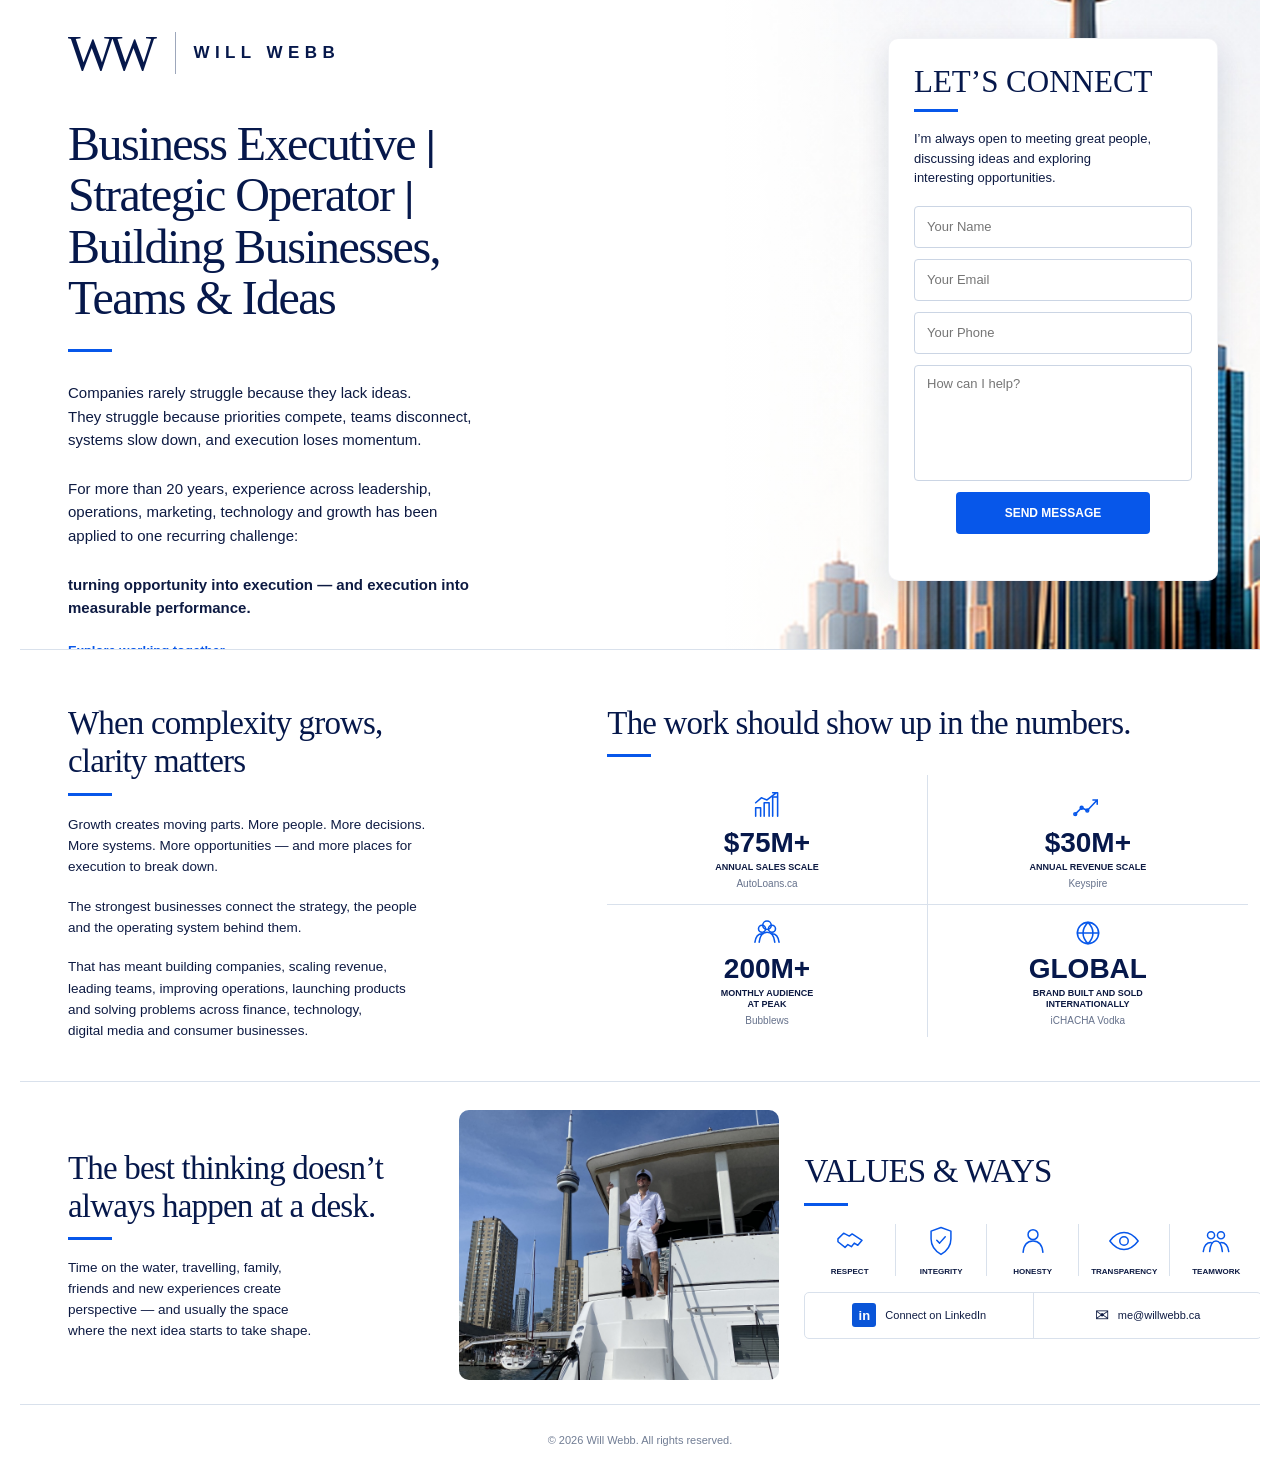
<file: index.html>
<!doctype html><html lang="en"><head><meta charset="utf-8"><meta name="viewport" content="width=device-width,initial-scale=1"><title>Will Webb | Business Executive & Strategic Operator</title><meta name="description" content="Will Webb — Business Executive, Strategic Operator, building businesses, teams and ideas."><link rel="icon" href="favicon.svg" type="image/svg+xml"><link rel="stylesheet" href="styles.css"><style>
:root{--navy:#06184b;--blue:#0757ea;--text:#0d1a42;--muted:#65718b;--line:#d9e1ec}
*{box-sizing:border-box}html{background:#fff}body{margin:0;background:#fff;color:var(--text);font-family:Arial,Helvetica,sans-serif;-webkit-font-smoothing:antialiased}a{color:inherit}.site{max-width:1240px;margin:0 auto;background:#fff;overflow:hidden}h1,h2{font-family:Georgia,'Times New Roman',serif;font-weight:400;color:var(--navy);margin:0}.rule{width:44px;height:3px;background:var(--blue)}
.hero{min-height:650px;position:relative;overflow:hidden;border-bottom:1px solid var(--line);background:#fff}.hero-photo{position:absolute;right:0;top:0;width:55%;height:100%;overflow:hidden;background:#eef4fb}.hero-photo img{position:absolute;width:100%;height:100%;object-fit:cover;object-position:57% 42%;display:block}.hero-photo:before{content:"";position:absolute;z-index:1;inset:0;background:linear-gradient(90deg,#fff 0%,rgba(255,255,255,.94) 10%,rgba(255,255,255,.48) 29%,rgba(255,255,255,0) 52%);pointer-events:none}.brand{position:absolute;z-index:4;left:48px;top:28px;display:flex;align-items:center;gap:17px}.ww{font:400 50px/1 Georgia,'Times New Roman',serif;letter-spacing:-.11em;padding-right:7px;color:var(--navy)}.brand-divider{width:1px;height:42px;background:#9da7bb}.brand-name{font-size:17px;letter-spacing:.32em;font-weight:700;white-space:nowrap;color:var(--navy)}
.hero-copy{position:absolute;z-index:3;left:48px;top:118px;width:510px}.hero-copy h1{font-size:48px;line-height:1.07;letter-spacing:-.032em}.hero-copy h1 .pipe{font-family:Arial,Helvetica,sans-serif;font-size:.84em;font-weight:300}.hero-copy>.rule{margin:26px 0 29px}.hero-copy p{font-size:15px;line-height:1.55;margin:0 0 26px;max-width:500px}.hero-copy .emphasis{font-weight:700;margin-bottom:0}
.contact{position:absolute;z-index:5;right:42px;top:38px;width:330px;padding:27px 25px 24px;background:#fff;border-radius:10px;box-shadow:0 12px 32px rgba(12,33,77,.14);border:1px solid rgba(7,24,76,.05)}.contact h2{font-size:31px;line-height:1}.contact>.rule{margin:12px 0 17px}.contact>p{font-size:13px;line-height:1.5;margin:0 0 18px}.contact form{display:flex;flex-direction:column;gap:11px}.contact input,.contact textarea{width:100%;border:1px solid #cbd5e4;border-radius:4px;background:#fff;color:var(--text);font:400 13px Arial,Helvetica,sans-serif;padding:10px 12px;outline:none}.contact input{height:42px}.contact textarea{height:116px;resize:none}.contact button{height:42px;width:70%;align-self:center;border:0;border-radius:4px;background:var(--blue);color:#fff;font-size:12px;font-weight:700;cursor:pointer}.status{min-height:11px;text-align:center;color:var(--muted);font-size:10px}
.main-grid{display:grid;grid-template-columns:44% 56%;gap:36px;padding:54px 48px 22px;border-bottom:1px solid var(--line)}.story h2,.impact h2,.personal-copy h2,.values h2{font-size:33px;line-height:1.16;letter-spacing:-.025em}.story>.rule,.impact>.rule,.personal-copy>.rule,.values>.rule{margin:12px 0 18px}.story p{font-size:13.5px;line-height:1.58;margin:0 0 18px;max-width:460px}.impact{min-width:0}.metrics{display:grid;grid-template-columns:1fr 1fr;margin-top:4px}.metric{min-height:130px;text-align:center;display:flex;flex-direction:column;align-items:center;justify-content:center;padding:11px 8px}.metric:nth-child(1),.metric:nth-child(2){border-bottom:1px solid var(--line)}.metric:nth-child(odd){border-right:1px solid var(--line)}.metric svg{width:34px;height:34px;fill:none;stroke:var(--blue);stroke-width:2.2;stroke-linecap:round;stroke-linejoin:round;margin-bottom:5px}.metric strong{font-size:28px;line-height:1;color:var(--navy);margin-bottom:5px}.metric span{font-size:9px;line-height:1.2;font-weight:700}.metric em{font-style:normal;font-size:10px;color:var(--muted);margin-top:5px}
.personal{display:grid;grid-template-columns:32% 28% 40%;gap:25px;padding:28px 48px 24px;align-items:center;border-bottom:1px solid var(--line)}.personal-copy p{font-size:13.5px;line-height:1.55;margin:0}.photo{margin:0;height:270px;border-radius:10px;overflow:hidden;background:#eef2f6}.photo img{display:block;width:100%;height:100%;object-fit:cover;object-position:center 32%;border:0}.values{min-width:0}.values-row{display:grid;grid-template-columns:repeat(5,1fr);margin-top:4px}.value{text-align:center;padding:0 5px;border-right:1px solid var(--line)}.value:last-child{border-right:0}.value svg{width:34px;height:34px;fill:none;stroke:var(--blue);stroke-width:2.1;stroke-linecap:round;stroke-linejoin:round}.value span{display:block;font-size:8px;font-weight:700;margin-top:5px}.links{display:grid;grid-template-columns:1fr 1fr;border:1px solid var(--line);border-radius:5px;overflow:hidden;margin-top:16px}.links a{min-height:45px;display:flex;align-items:center;justify-content:center;gap:9px;text-decoration:none;font-size:11px}.links a+a{border-left:1px solid var(--line)}.linkedin{width:24px;height:24px;border-radius:3px;display:grid;place-items:center;background:#0a55d8;color:white;font-weight:700;font-size:13px}.mailicon{font-size:17px}
footer{height:70px;display:flex;align-items:center;justify-content:center;color:#717d94;font-size:11px}
@media(max-width:900px){.site{width:100%}.hero{min-height:0;padding:24px 5% 36px}.hero-photo{opacity:.25;width:100%}.hero-photo:before{background:linear-gradient(90deg,#fff 0%,rgba(255,255,255,.88) 65%,rgba(255,255,255,.45) 100%)}.brand,.hero-copy,.contact{position:relative;left:auto;right:auto;top:auto}.brand{margin-bottom:28px}.hero-copy{width:100%;max-width:620px}.hero-copy h1{font-size:40px}.contact{width:100%;max-width:390px;margin-top:28px}.main-grid{grid-template-columns:1fr;padding:30px 5%;gap:12px}.impact{margin-top:15px}.personal{grid-template-columns:1fr 1fr;padding:28px 5%;gap:24px}.values{grid-column:1/-1}.photo{height:300px}}
@media(max-width:600px){.brand-name{font-size:14px}.hero-copy h1{font-size:34px}.hero-copy p{font-size:14px}.story h2,.impact h2,.personal-copy h2,.values h2{font-size:28px}.personal{grid-template-columns:1fr}.photo{height:360px}.values-row{overflow-x:auto;grid-template-columns:repeat(5,minmax(74px,1fr))}.links{grid-template-columns:1fr}.links a+a{border-left:0;border-top:1px solid var(--line)}}
</style></head><body><main class="site">
<section class="hero"><div class="hero-photo"><img src="toronto-skyline.jpg" alt="Toronto skyline with the CN Tower"></div><header class="brand"><div class="ww">WW</div><span class="brand-divider"></span><span class="brand-name">WILL WEBB</span></header><div class="hero-copy"><h1>Business Executive <span class="pipe">|</span><br>Strategic Operator <span class="pipe">|</span><br>Building Businesses,<br>Teams &amp; Ideas</h1><div class="rule"></div><p>Companies rarely struggle because they lack ideas.<br>They struggle because priorities compete, teams disconnect,<br>systems slow down, and execution loses momentum.</p><p>For more than 20 years, experience across leadership,<br>operations, marketing, technology and growth has been<br>applied to one recurring challenge:</p><p class="emphasis">turning opportunity into execution — and execution into<br>measurable performance.</p><p style="margin-top:19px"><a href="work-together/" style="font-size:13px;font-weight:700;color:#0757ea;text-decoration:underline;text-underline-offset:4px">Explore working together →</a></p></div><aside class="contact"><h2>LET’S CONNECT</h2><div class="rule"></div><p>I’m always open to meeting great people,<br>discussing ideas and exploring<br>interesting opportunities.</p><form id="contactForm"><input name="name" placeholder="Your Name" aria-label="Your Name" required><input name="email" type="email" placeholder="Your Email" aria-label="Your Email" required><input name="phone" placeholder="Your Phone" aria-label="Your Phone"><textarea name="message" placeholder="How can I help?" aria-label="How can I help?" required></textarea><button type="submit">SEND MESSAGE</button><div id="formStatus" class="status" aria-live="polite"></div></form></aside></section>
<section class="main-grid"><article class="story"><h2>When complexity grows,<br>clarity matters</h2><div class="rule"></div><p>Growth creates moving parts. More people. More decisions.<br>More systems. More opportunities — and more places for<br>execution to break down.</p><p>The strongest businesses connect the strategy, the people<br>and the operating system behind them.</p><p>That has meant building companies, scaling revenue,<br>leading teams, improving operations, launching products<br>and solving problems across finance, technology,<br>digital media and consumer businesses.</p></article><article class="impact"><h2>The work should show up in the numbers.</h2><div class="rule"></div><div class="metrics">
<div class="metric"><svg width="34" height="34" viewBox="0 0 48 48"><path d="M8 37V25h7v12M20 37V18h7v19M32 37V10h7v27M8 18l8-7 8 3 13-10M32 4h7v7"/></svg><strong>$75M+</strong><span>ANNUAL SALES SCALE</span><em>AutoLoans.ca</em></div>
<div class="metric"><svg width="34" height="34" viewBox="0 0 48 48"><path d="M6 34l9-9 8 4 14-15M31 14h6v6"/><circle cx="6" cy="34" r="2"/><circle cx="15" cy="25" r="2"/><circle cx="23" cy="29" r="2"/></svg><strong>$30M+</strong><span>ANNUAL REVENUE SCALE</span><em>Keyspire</em></div>
<div class="metric"><svg width="34" height="34" viewBox="0 0 48 48"><circle cx="17" cy="18" r="5"/><circle cx="31" cy="18" r="5"/><circle cx="24" cy="13" r="6"/><path d="M7 37c1-8 5-12 10-12M41 37c-1-8-5-12-10-12M13 37c1-9 5-14 11-14s10 5 11 14"/></svg><strong>200M+</strong><span>MONTHLY AUDIENCE<br>AT PEAK</span><em>Bubblews</em></div>
<div class="metric"><svg width="34" height="34" viewBox="0 0 48 48"><circle cx="24" cy="24" r="15"/><path d="M9 24h30M24 9c5 5 7 10 7 15s-2 10-7 15M24 9c-5 5-7 10-7 15s2 10 7 15"/></svg><strong>GLOBAL</strong><span>BRAND BUILT AND SOLD<br>INTERNATIONALLY</span><em>iCHACHA Vodka</em></div></div></article></section>
<section class="personal"><article class="personal-copy"><h2>The best thinking doesn’t<br>always happen at a desk.</h2><div class="rule"></div><p>Time on the water, travelling, family,<br>friends and new experiences create<br>perspective — and usually the space<br>where the next idea starts to take shape.</p></article><figure class="photo"><img src="will-boat-v2.jpg" alt="Will Webb on a boat in Toronto"></figure><article class="values"><h2>VALUES &amp; WAYS</h2><div class="rule"></div><div class="values-row">
<div class="value"><svg width="34" height="34" viewBox="0 0 48 48"><path d="M7 21l8-8 8 4 4-3 14 9-6 7-5-3-4 5-5-3-4 4-10-8z"/></svg><span>RESPECT</span></div><div class="value"><svg width="34" height="34" viewBox="0 0 48 48"><path d="M24 5l14 5v11c0 10-6 17-14 22-8-5-14-12-14-22V10l14-5z"/><path d="M18 23l4 4 8-9"/></svg><span>INTEGRITY</span></div><div class="value"><svg width="34" height="34" viewBox="0 0 48 48"><circle cx="24" cy="15" r="7"/><path d="M10 40c1-11 6-16 14-16s13 5 14 16"/></svg><span>HONESTY</span></div><div class="value"><svg width="34" height="34" viewBox="0 0 48 48"><path d="M4 24c6-8 12-12 20-12s14 4 20 12c-6 8-12 12-20 12S10 32 4 24z"/><circle cx="24" cy="24" r="6"/></svg><span>TRANSPARENCY</span></div><div class="value"><svg width="34" height="34" viewBox="0 0 48 48"><circle cx="17" cy="16" r="5"/><circle cx="31" cy="16" r="5"/><path d="M6 39c1-9 5-13 11-13M42 39c-1-9-5-13-11-13M15 39c1-10 4-15 9-15s8 5 9 15"/></svg><span>TEAMWORK</span></div></div><div class="links"><a href="https://www.linkedin.com/in/wwebb/" target="_blank" rel="noopener"><span class="linkedin">in</span>Connect on LinkedIn</a><a href="mailto:me@willwebb.ca"><span class="mailicon">✉</span>me@willwebb.ca</a></div></article></section><footer>© 2026 Will Webb. All rights reserved.</footer></main><script>(function(){const f=document.getElementById('contactForm');if(!f)return;f.addEventListener('submit',function(e){e.preventDefault();const d=new FormData(f);const name=(d.get('name')||'').toString().trim();const email=(d.get('email')||'').toString().trim();const phone=(d.get('phone')||'').toString().trim();const message=(d.get('message')||'').toString().trim();const subject=encodeURIComponent('WillWebb.ca inquiry from '+name);const body=encodeURIComponent('Name: '+name+'\nEmail: '+email+'\nPhone: '+phone+'\n\n'+message);window.location.href='mailto:me@willwebb.ca?subject='+subject+'&body='+body;});})();
</script></body></html>
</file>
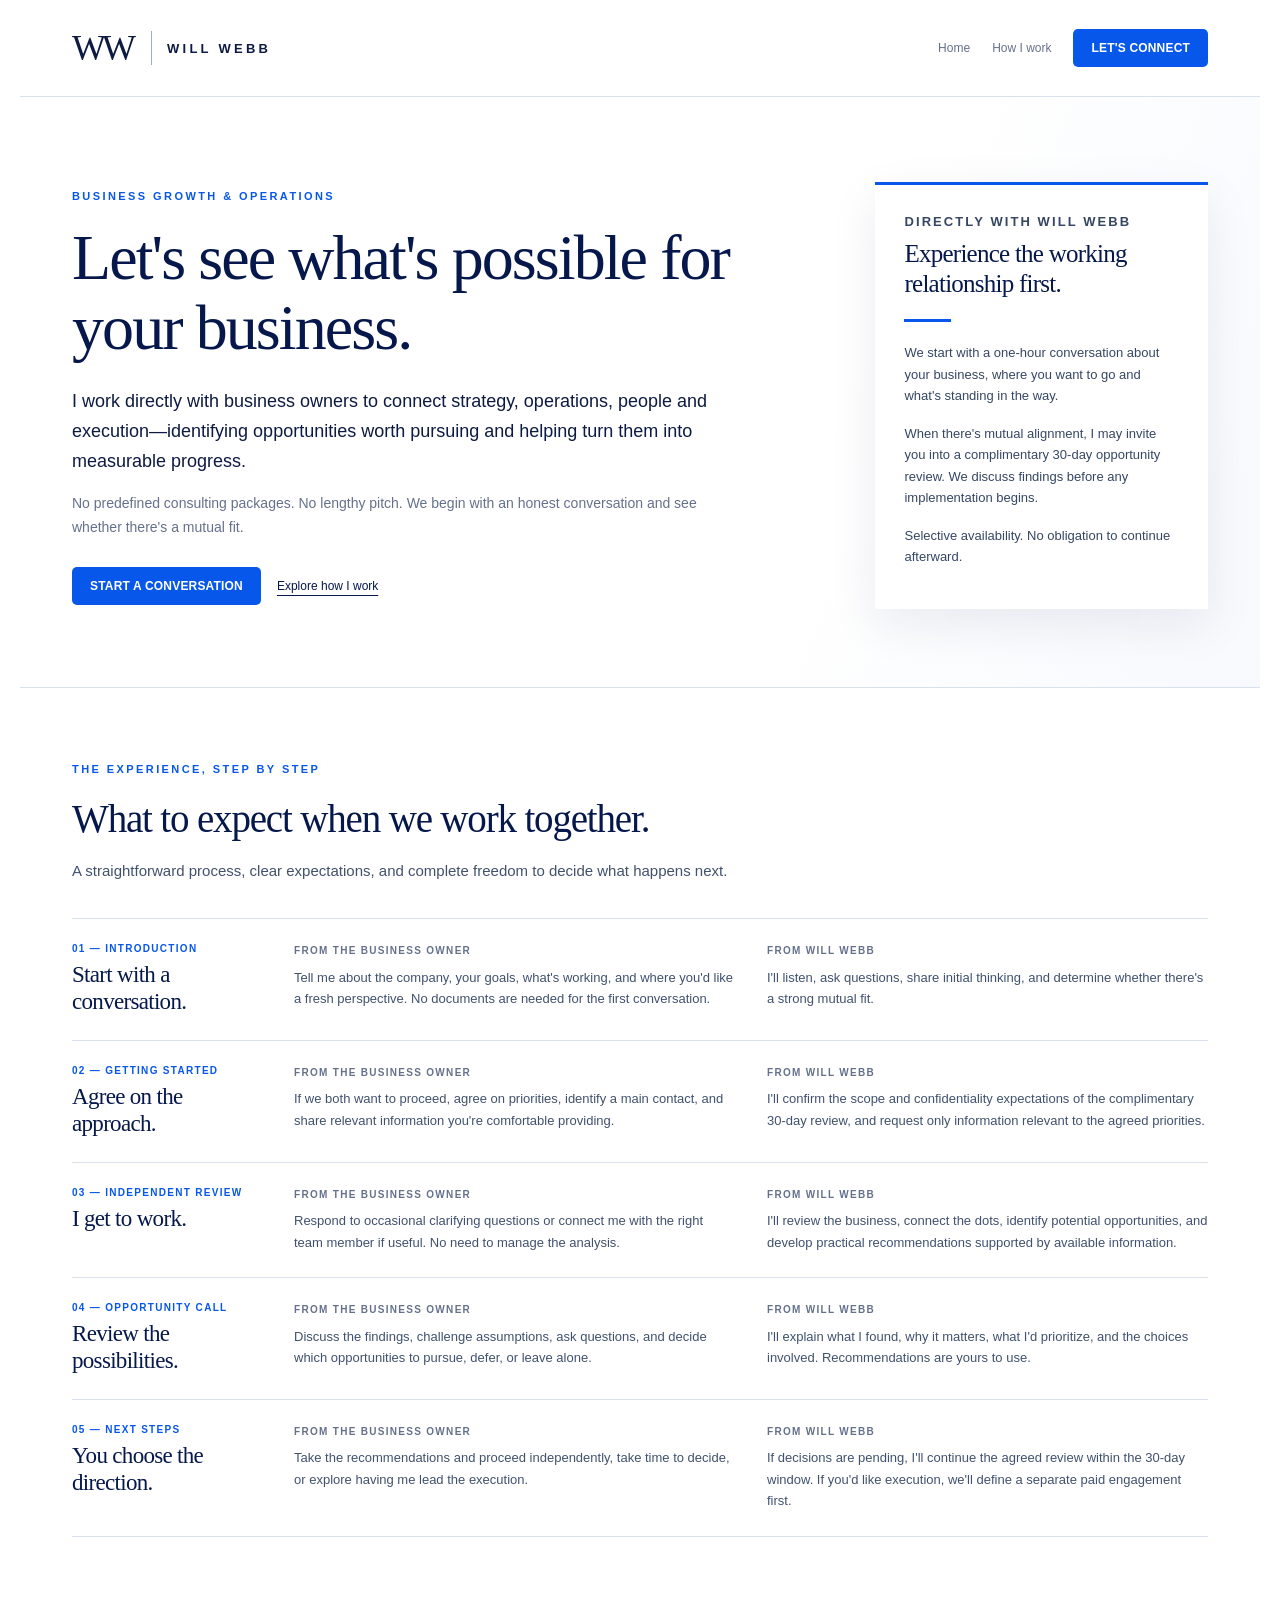
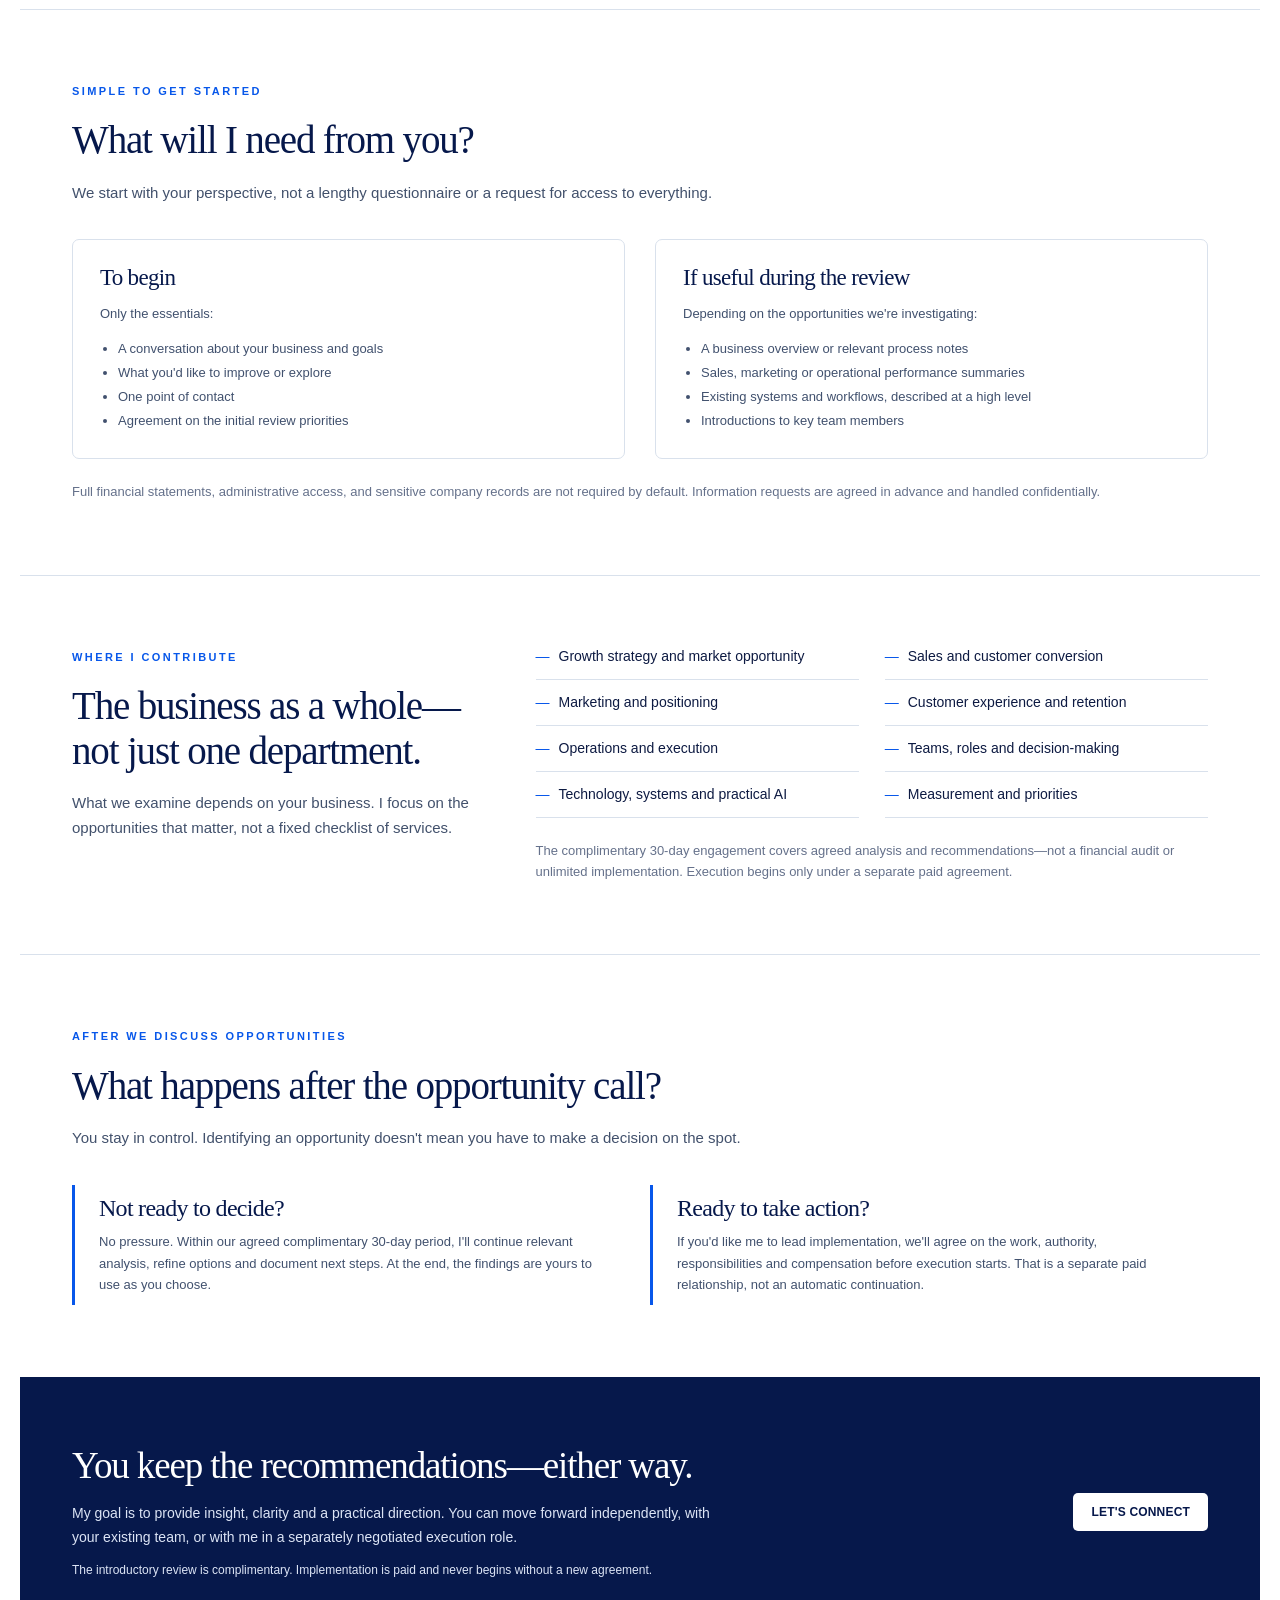
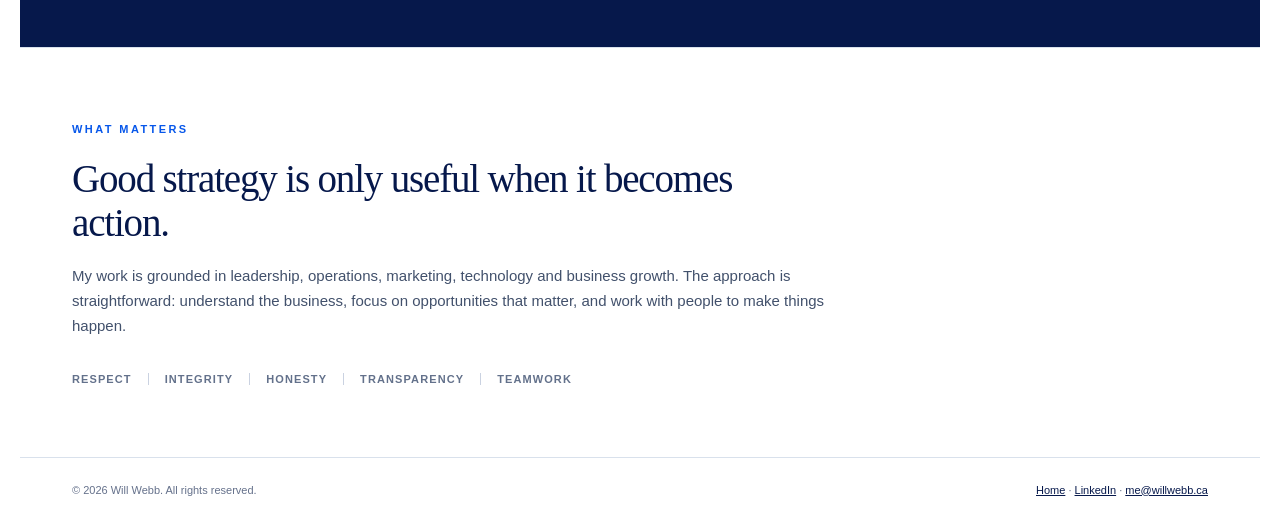
<file: work-together/index.html>
<!doctype html>
<html lang="en-CA">
<head>
<meta charset="utf-8"><meta name="viewport" content="width=device-width,initial-scale=1">
<title>Work Together | Will Webb — Business Growth & Operations</title>
<meta name="description" content="Work directly with Will Webb on business growth, operations and execution. Begin with a conversation; where there's mutual fit, explore a complimentary 30-day working engagement.">
<link rel="canonical" href="https://www.willwebb.ca/work-together/">
<link rel="icon" href="../favicon.svg" type="image/svg+xml">
<meta name="robots" content="index,follow">
<meta property="og:type" content="website"><meta property="og:title" content="Work Together | Will Webb">
<meta property="og:description" content="A conversation first. Real work next. No preset packages or obligation to continue.">
<meta property="og:url" content="https://www.willwebb.ca/work-together/">
<style>
:root{--navy:#06184b;--blue:#0757ea;--text:#0d1a42;--muted:#65718b;--line:#d9e1ec;--pale:#f4f7fc}
*{box-sizing:border-box}html{scroll-behavior:smooth}body{margin:0;background:#fff;color:var(--text);font-family:Arial,Helvetica,sans-serif;-webkit-font-smoothing:antialiased}a{color:inherit}h1,h2,h3{font-family:Georgia,'Times New Roman',serif;font-weight:400;color:var(--navy);letter-spacing:-.03em;margin:0}p{margin:0;line-height:1.65}.page{max-width:1240px;margin:auto}header{padding:29px 52px;border-bottom:1px solid var(--line);display:flex;align-items:center;justify-content:space-between;gap:20px}.identity{display:flex;gap:15px;align-items:center;text-decoration:none}.monogram{font:400 36px/1 Georgia,serif;letter-spacing:-.11em;padding-right:4px}.bar{width:1px;height:34px;background:#a1adc0}.brand{font-size:13px;font-weight:700;letter-spacing:.25em}.nav{display:flex;gap:22px;align-items:center}.nav a{text-decoration:none;color:var(--muted);font-size:12px}.nav a:hover{color:var(--blue)}.top-cta,.btn{display:inline-flex;justify-content:center;align-items:center;background:var(--blue);color:#fff!important;padding:12px 18px;border-radius:5px;text-decoration:none!important;font-size:12px;font-weight:700;letter-spacing:.015em;transition:background .2s}.btn:hover,.top-cta:hover{background:#0644b9}
.hero{padding:85px 52px 78px;display:grid;grid-template-columns:minmax(0,1.5fr) minmax(250px,.68fr);gap:70px;align-items:center;min-height:530px;background:linear-gradient(110deg,#fff 0%,#fff 64%,#f7f9fd 100%)}.eyebrow{font-size:11px;color:var(--blue);text-transform:uppercase;letter-spacing:.22em;font-weight:700;margin-bottom:18px}.hero h1{font-size:clamp(40px,5vw,64px);line-height:1.09;max-width:700px}.lead{font-size:18px;max-width:660px;margin-top:25px}.sublead{font-size:14px;max-width:650px;margin-top:16px;color:var(--muted)}.actions{margin-top:28px;display:flex;gap:16px;align-items:center;flex-wrap:wrap}.secondary{font-size:12px;text-decoration:underline;text-underline-offset:5px;color:var(--navy)}.hero-aside{border-top:3px solid var(--blue);padding:26px 29px;background:#fff;box-shadow:0 16px 46px rgba(6,24,75,.08)}.hero-aside h2{font-size:25px;line-height:1.2;margin-bottom:15px}.hero-aside p{font-size:13px;color:#364663;margin:0 0 16px}.aside-label{font-size:10px;letter-spacing:.16em;text-transform:uppercase;color:var(--muted);font-weight:700;margin:0 0 7px!important}.rule{width:47px;height:3px;background:var(--blue);margin:20px 0}.section{padding:72px 52px;border-top:1px solid var(--line)}.section h2{font-size:39px;line-height:1.15;max-width:740px}.section-intro{margin:18px 0 34px;max-width:770px;font-size:15px;color:#42516c}.three{display:grid;grid-template-columns:repeat(3,minmax(0,1fr));gap:20px}.step{padding:26px 25px 28px;border:1px solid var(--line);border-radius:7px;min-height:232px}.step-num{font-size:11px;color:var(--blue);font-weight:700;letter-spacing:.16em}.step h3{font-size:24px;margin:22px 0 12px}.step p{font-size:13px;color:#41516e}.work{display:grid;grid-template-columns:minmax(0,.75fr) minmax(0,1.25fr);gap:60px;align-items:start}.work ul{margin:0;padding:0;list-style:none;display:grid;grid-template-columns:1fr 1fr;gap:14px 26px}.work li{padding:0 0 15px;border-bottom:1px solid var(--line);font-size:14px}.work li:before{content:'—';color:var(--blue);margin-right:9px}.note{font-size:13px;color:var(--muted);margin-top:22px}.band{background:var(--navy);color:#fff;padding:67px 52px;display:grid;grid-template-columns:1.2fr .8fr;gap:55px;align-items:center}.band h2{color:#fff;font-size:37px;margin-bottom:15px}.band p{color:#dce4f5;font-size:14px}.band .btn{justify-self:end;background:#fff;color:var(--navy)!important}.small{font-size:12px!important;margin-top:12px}.values{display:flex;gap:16px;flex-wrap:wrap;margin-top:32px;color:#63718b;font-size:11px;font-weight:700;letter-spacing:.1em;text-transform:uppercase}.values span{border-right:1px solid #cad2e1;padding-right:16px}.values span:last-child{border:0;padding:0}.footer{border-top:1px solid var(--line);padding:26px 52px;color:var(--muted);font-size:11px;display:flex;align-items:center;justify-content:space-between;gap:20px}.footer a{color:var(--navy)}.fine{font-size:12px;color:var(--muted);max-width:740px;margin-top:15px}.print{display:none}
@media(max-width:850px){header{padding:23px 6%}.hero,.section,.band{padding-left:6%;padding-right:6%}.hero{grid-template-columns:1fr;gap:36px;min-height:0;padding-top:62px;padding-bottom:55px}.hero-aside{max-width:540px}.three{grid-template-columns:1fr}.step{min-height:unset}.work,.band{grid-template-columns:1fr;gap:25px}.band .btn{justify-self:start}}
@media(max-width:550px){header{flex-wrap:wrap}.brand{font-size:11px}.nav{width:100%;justify-content:space-between}.nav a{font-size:11px}.top-cta{padding:10px 12px}.hero h1{font-size:42px}.lead{font-size:16px}.section h2{font-size:33px}.work ul{grid-template-columns:1fr}.footer{padding:24px 6%;display:block;line-height:2}.values{gap:10px}.values span{padding-right:10px}}
@media(prefers-reduced-motion:reduce){html{scroll-behavior:auto}*{transition:none!important}}

/* Explicit owner / operator working process */
.process{border-top:1px solid var(--line)}
.process-row{display:grid;grid-template-columns:190px minmax(0,1fr) minmax(0,1fr);gap:32px;padding:24px 0;border-bottom:1px solid var(--line);align-items:start}
.process-label{font-size:10px;color:var(--blue);letter-spacing:.13em;font-weight:700}
.process-label h3{font-size:23px;margin-top:8px;line-height:1.17}
.process-col .cap{font-size:10px;letter-spacing:.13em;color:var(--muted);font-weight:700;margin:0 0 7px}
.process-col p{font-size:13px;color:#41516e}
.info-grid{display:grid;grid-template-columns:1fr 1fr;gap:30px}
.info-box{border:1px solid var(--line);border-radius:7px;padding:25px 27px}
.info-box h3{font-size:23px;margin-bottom:12px}
.info-box p{font-size:13px;color:#41516e}
.info-box ul{padding-left:18px;margin:12px 0 0;font-size:13px;line-height:1.85;color:#41516e}
.next-grid{display:grid;grid-template-columns:1fr 1fr;gap:20px;margin-top:25px}
.next-tile{border-left:3px solid var(--blue);padding:10px 24px}
.next-tile h3{font-size:24px;margin-bottom:9px}
.next-tile p{font-size:13px;color:#41516e}
@media(max-width:850px){.process-row{grid-template-columns:150px 1fr 1fr;gap:18px}.info-grid,.next-grid{grid-template-columns:1fr}}
@media(max-width:550px){.process-row{grid-template-columns:1fr;gap:10px}.process-label h3{margin-top:4px}}
</style>
</head>
<body><div class="page">
<header><a class="identity" href="../" aria-label="Will Webb home"><span class="monogram">WW</span><span class="bar"></span><span class="brand">WILL WEBB</span></a><nav class="nav"><a href="../">Home</a><a href="#approach">How I work</a><a class="top-cta" href="mailto:me@willwebb.ca?subject=Introduction%20-%20Business%20Growth%20%26%20Operations">LET'S CONNECT</a></nav></header>
<main>
<section class="hero">
<div><p class="eyebrow">Business growth &amp; operations</p><h1>Let's see what's possible for your business.</h1><p class="lead">I work directly with business owners to connect strategy, operations, people and execution—identifying opportunities worth pursuing and helping turn them into measurable progress.</p><p class="sublead">No predefined consulting packages. No lengthy pitch. We begin with an honest conversation and see whether there's a mutual fit.</p><div class="actions"><a class="btn" href="mailto:me@willwebb.ca?subject=Introduction%20-%20Business%20Growth%20%26%20Operations">START A CONVERSATION</a><a class="secondary" href="#approach">Explore how I work</a></div></div>
<aside class="hero-aside"><p class="aside-label">Directly with Will Webb</p><h2>Experience the working relationship first.</h2><div class="rule"></div><p>We start with a one-hour conversation about your business, where you want to go and what's standing in the way.</p><p>When there's mutual alignment, I may invite you into a complimentary 30-day opportunity review. We discuss findings before any implementation begins.</p><p class="fine">Selective availability. No obligation to continue afterward.</p></aside>
</section>

<section class="section" id="approach"><p class="eyebrow">The experience, step by step</p><h2>What to expect when we work together.</h2><p class="section-intro">A straightforward process, clear expectations, and complete freedom to decide what happens next.</p>
<div class="process">
<div class="process-row"><div class="process-label">01 — INTRODUCTION<h3>Start with a conversation.</h3></div><div class="process-col"><p class="cap">FROM THE BUSINESS OWNER</p><p>Tell me about the company, your goals, what's working, and where you'd like a fresh perspective. No documents are needed for the first conversation.</p></div><div class="process-col"><p class="cap">FROM WILL WEBB</p><p>I'll listen, ask questions, share initial thinking, and determine whether there's a strong mutual fit.</p></div></div>
<div class="process-row"><div class="process-label">02 — GETTING STARTED<h3>Agree on the approach.</h3></div><div class="process-col"><p class="cap">FROM THE BUSINESS OWNER</p><p>If we both want to proceed, agree on priorities, identify a main contact, and share relevant information you're comfortable providing.</p></div><div class="process-col"><p class="cap">FROM WILL WEBB</p><p>I'll confirm the scope and confidentiality expectations of the complimentary 30-day review, and request only information relevant to the agreed priorities.</p></div></div>
<div class="process-row"><div class="process-label">03 — INDEPENDENT REVIEW<h3>I get to work.</h3></div><div class="process-col"><p class="cap">FROM THE BUSINESS OWNER</p><p>Respond to occasional clarifying questions or connect me with the right team member if useful. No need to manage the analysis.</p></div><div class="process-col"><p class="cap">FROM WILL WEBB</p><p>I'll review the business, connect the dots, identify potential opportunities, and develop practical recommendations supported by available information.</p></div></div>
<div class="process-row"><div class="process-label">04 — OPPORTUNITY CALL<h3>Review the possibilities.</h3></div><div class="process-col"><p class="cap">FROM THE BUSINESS OWNER</p><p>Discuss the findings, challenge assumptions, ask questions, and decide which opportunities to pursue, defer, or leave alone.</p></div><div class="process-col"><p class="cap">FROM WILL WEBB</p><p>I'll explain what I found, why it matters, what I'd prioritize, and the choices involved. Recommendations are yours to use.</p></div></div>
<div class="process-row"><div class="process-label">05 — NEXT STEPS<h3>You choose the direction.</h3></div><div class="process-col"><p class="cap">FROM THE BUSINESS OWNER</p><p>Take the recommendations and proceed independently, take time to decide, or explore having me lead the execution.</p></div><div class="process-col"><p class="cap">FROM WILL WEBB</p><p>If decisions are pending, I'll continue the agreed review within the 30-day window. If you'd like execution, we'll define a separate paid engagement first.</p></div></div>
</div></section>
<section class="section" id="information"><p class="eyebrow">Simple to get started</p><h2>What will I need from you?</h2><p class="section-intro">We start with your perspective, not a lengthy questionnaire or a request for access to everything.</p><div class="info-grid"><div class="info-box"><h3>To begin</h3><p>Only the essentials:</p><ul><li>A conversation about your business and goals</li><li>What you'd like to improve or explore</li><li>One point of contact</li><li>Agreement on the initial review priorities</li></ul></div><div class="info-box"><h3>If useful during the review</h3><p>Depending on the opportunities we're investigating:</p><ul><li>A business overview or relevant process notes</li><li>Sales, marketing or operational performance summaries</li><li>Existing systems and workflows, described at a high level</li><li>Introductions to key team members</li></ul></div></div><p class="note">Full financial statements, administrative access, and sensitive company records are not required by default. Information requests are agreed in advance and handled confidentially.</p></section>
<section class="section work" id="scope"><div><p class="eyebrow">Where I contribute</p><h2>The business as a whole—not just one department.</h2><p class="section-intro">What we examine depends on your business. I focus on the opportunities that matter, not a fixed checklist of services.</p></div><div><ul><li>Growth strategy and market opportunity</li><li>Sales and customer conversion</li><li>Marketing and positioning</li><li>Customer experience and retention</li><li>Operations and execution</li><li>Teams, roles and decision-making</li><li>Technology, systems and practical AI</li><li>Measurement and priorities</li></ul><p class="note">The complimentary 30-day engagement covers agreed analysis and recommendations—not a financial audit or unlimited implementation. Execution begins only under a separate paid agreement.</p></div></section>

<section class="section"><p class="eyebrow">After we discuss opportunities</p><h2>What happens after the opportunity call?</h2><p class="section-intro">You stay in control. Identifying an opportunity doesn't mean you have to make a decision on the spot.</p><div class="next-grid"><div class="next-tile"><h3>Not ready to decide?</h3><p>No pressure. Within our agreed complimentary 30-day period, I'll continue relevant analysis, refine options and document next steps. At the end, the findings are yours to use as you choose.</p></div><div class="next-tile"><h3>Ready to take action?</h3><p>If you'd like me to lead implementation, we'll agree on the work, authority, responsibilities and compensation before execution starts. That is a separate paid relationship, not an automatic continuation.</p></div></div></section>
<section class="band"><div><h2>You keep the recommendations—either way.</h2><p>My goal is to provide insight, clarity and a practical direction. You can move forward independently, with your existing team, or with me in a separately negotiated execution role.</p><p class="small">The introductory review is complimentary. Implementation is paid and never begins without a new agreement.</p></div><a class="btn" href="mailto:me@willwebb.ca?subject=Let's%20Connect%20-%20Will%20Webb">LET'S CONNECT</a></section>
<section class="section"><p class="eyebrow">What matters</p><h2>Good strategy is only useful when it becomes action.</h2><p class="section-intro">My work is grounded in leadership, operations, marketing, technology and business growth. The approach is straightforward: understand the business, focus on opportunities that matter, and work with people to make things happen.</p><div class="values"><span>Respect</span><span>Integrity</span><span>Honesty</span><span>Transparency</span><span>Teamwork</span></div></section>
</main><footer class="footer"><span>© 2026 Will Webb. All rights reserved.</span><span><a href="../">Home</a> · <a href="https://www.linkedin.com/in/wwebb/" target="_blank" rel="noopener noreferrer">LinkedIn</a> · <a href="mailto:me@willwebb.ca">me@willwebb.ca</a></span></footer>
</div></body></html>
</file>
<file: styles.css>
:root{--navy:#06184b;--blue:#0757ea;--text:#0d1a42;--muted:#65718b;--line:#d9e1ec}
*{box-sizing:border-box}html{background:#fff}body{margin:0;background:#fff;color:var(--text);font-family:Arial,Helvetica,sans-serif;-webkit-font-smoothing:antialiased}a{color:inherit}.site{max-width:1240px;margin:0 auto;background:#fff;overflow:hidden}h1,h2{font-family:Georgia,'Times New Roman',serif;font-weight:400;color:var(--navy);margin:0}.rule{width:44px;height:3px;background:var(--blue)}
.hero{min-height:650px;position:relative;overflow:hidden;border-bottom:1px solid var(--line);background:#fff}.hero-photo{position:absolute;right:0;top:0;width:55%;height:100%;overflow:hidden;background:#eef4fb}.hero-photo img{position:absolute;width:100%;height:100%;object-fit:cover;object-position:57% 42%;display:block}.hero-photo:before{content:"";position:absolute;z-index:1;inset:0;background:linear-gradient(90deg,#fff 0%,rgba(255,255,255,.94) 10%,rgba(255,255,255,.48) 29%,rgba(255,255,255,0) 52%);pointer-events:none}.brand{position:absolute;z-index:4;left:48px;top:28px;display:flex;align-items:center;gap:17px}.ww{font:400 50px/1 Georgia,'Times New Roman',serif;letter-spacing:-.11em;padding-right:7px;color:var(--navy)}.brand-divider{width:1px;height:42px;background:#9da7bb}.brand-name{font-size:17px;letter-spacing:.32em;font-weight:700;white-space:nowrap;color:var(--navy)}
.hero-copy{position:absolute;z-index:3;left:48px;top:118px;width:510px}.hero-copy h1{font-size:48px;line-height:1.07;letter-spacing:-.032em}.hero-copy h1 .pipe{font-family:Arial,Helvetica,sans-serif;font-size:.84em;font-weight:300}.hero-copy>.rule{margin:26px 0 29px}.hero-copy p{font-size:15px;line-height:1.55;margin:0 0 26px;max-width:500px}.hero-copy .emphasis{font-weight:700;margin-bottom:0}
.contact{position:absolute;z-index:5;right:42px;top:38px;width:330px;padding:27px 25px 24px;background:#fff;border-radius:10px;box-shadow:0 12px 32px rgba(12,33,77,.14);border:1px solid rgba(7,24,76,.05)}.contact h2{font-size:31px;line-height:1}.contact>.rule{margin:12px 0 17px}.contact>p{font-size:13px;line-height:1.5;margin:0 0 18px}.contact form{display:flex;flex-direction:column;gap:11px}.contact input,.contact textarea{width:100%;border:1px solid #cbd5e4;border-radius:4px;background:#fff;color:var(--text);font:400 13px Arial,Helvetica,sans-serif;padding:10px 12px;outline:none}.contact input{height:42px}.contact textarea{height:116px;resize:none}.contact button{height:42px;width:70%;align-self:center;border:0;border-radius:4px;background:var(--blue);color:#fff;font-size:12px;font-weight:700;cursor:pointer}.status{min-height:11px;text-align:center;color:var(--muted);font-size:10px}
.main-grid{display:grid;grid-template-columns:44% 56%;gap:36px;padding:54px 48px 22px;border-bottom:1px solid var(--line)}.story h2,.impact h2,.personal-copy h2,.values h2{font-size:33px;line-height:1.16;letter-spacing:-.025em}.story>.rule,.impact>.rule,.personal-copy>.rule,.values>.rule{margin:12px 0 18px}.story p{font-size:13.5px;line-height:1.58;margin:0 0 18px;max-width:460px}.impact{min-width:0}.metrics{display:grid;grid-template-columns:1fr 1fr;margin-top:4px}.metric{min-height:130px;text-align:center;display:flex;flex-direction:column;align-items:center;justify-content:center;padding:11px 8px}.metric:nth-child(1),.metric:nth-child(2){border-bottom:1px solid var(--line)}.metric:nth-child(odd){border-right:1px solid var(--line)}.metric svg{width:34px;height:34px;fill:none;stroke:var(--blue);stroke-width:2.2;stroke-linecap:round;stroke-linejoin:round;margin-bottom:5px}.metric strong{font-size:28px;line-height:1;color:var(--navy);margin-bottom:5px}.metric span{font-size:9px;line-height:1.2;font-weight:700}.metric em{font-style:normal;font-size:10px;color:var(--muted);margin-top:5px}
.personal{display:grid;grid-template-columns:32% 28% 40%;gap:25px;padding:28px 48px 24px;align-items:center;border-bottom:1px solid var(--line)}.personal-copy p{font-size:13.5px;line-height:1.55;margin:0}.photo{margin:0;height:270px;border-radius:10px;overflow:hidden;background:#eef2f6}.photo img{display:block;width:100%;height:100%;object-fit:cover;object-position:center 32%;border:0}.values{min-width:0}.values-row{display:grid;grid-template-columns:repeat(5,1fr);margin-top:4px}.value{text-align:center;padding:0 5px;border-right:1px solid var(--line)}.value:last-child{border-right:0}.value svg{width:34px;height:34px;fill:none;stroke:var(--blue);stroke-width:2.1;stroke-linecap:round;stroke-linejoin:round}.value span{display:block;font-size:8px;font-weight:700;margin-top:5px}.links{display:grid;grid-template-columns:1fr 1fr;border:1px solid var(--line);border-radius:5px;overflow:hidden;margin-top:16px}.links a{min-height:45px;display:flex;align-items:center;justify-content:center;gap:9px;text-decoration:none;font-size:11px}.links a+a{border-left:1px solid var(--line)}.linkedin{width:24px;height:24px;border-radius:3px;display:grid;place-items:center;background:#0a55d8;color:white;font-weight:700;font-size:13px}.mailicon{font-size:17px}
footer{height:70px;display:flex;align-items:center;justify-content:center;color:#717d94;font-size:11px}
@media(max-width:900px){.site{width:100%}.hero{min-height:0;padding:24px 5% 36px}.hero-photo{opacity:.25;width:100%}.hero-photo:before{background:linear-gradient(90deg,#fff 0%,rgba(255,255,255,.88) 65%,rgba(255,255,255,.45) 100%)}.brand,.hero-copy,.contact{position:relative;left:auto;right:auto;top:auto}.brand{margin-bottom:28px}.hero-copy{width:100%;max-width:620px}.hero-copy h1{font-size:40px}.contact{width:100%;max-width:390px;margin-top:28px}.main-grid{grid-template-columns:1fr;padding:30px 5%;gap:12px}.impact{margin-top:15px}.personal{grid-template-columns:1fr 1fr;padding:28px 5%;gap:24px}.values{grid-column:1/-1}.photo{height:300px}}
@media(max-width:600px){.brand-name{font-size:14px}.hero-copy h1{font-size:34px}.hero-copy p{font-size:14px}.story h2,.impact h2,.personal-copy h2,.values h2{font-size:28px}.personal{grid-template-columns:1fr}.photo{height:360px}.values-row{overflow-x:auto;grid-template-columns:repeat(5,minmax(74px,1fr))}.links{grid-template-columns:1fr}.links a+a{border-left:0;border-top:1px solid var(--line)}}
</file>
